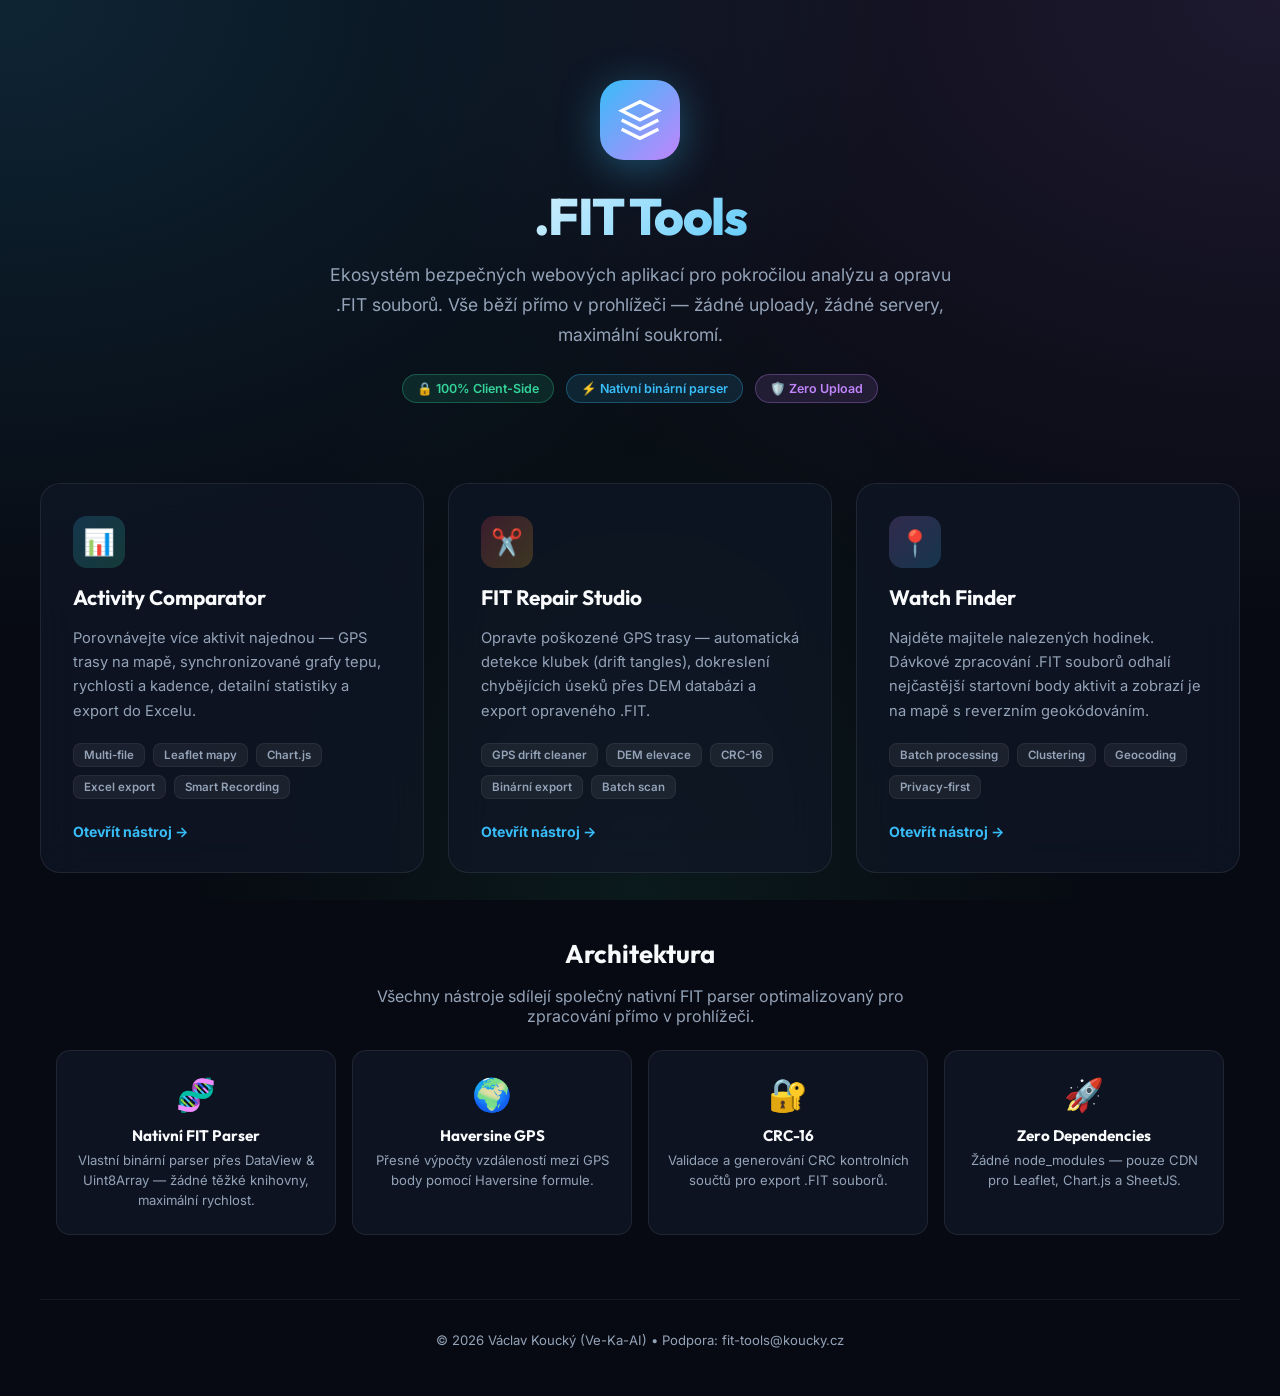
<file: index.html>
<!DOCTYPE html>
<html lang="cs">
<head>
  <meta charset="UTF-8">
  <meta name="viewport" content="width=device-width, initial-scale=1.0">
  <title>.FIT Tools — Klientské nástroje pro .FIT soubory</title>
  <link rel="icon" type="image/svg+xml" href="shared/favicon.svg">
  <meta name="description" content=".FIT Tools: Ekosystém pokročilých klientských nástrojů pro práci s .FIT soubory. Porovnávání aktivit, oprava GPS tras, hledání majitele hodinek — vše 100% v prohlížeči.">

  <!-- Google Fonts: Inter & Outfit -->
  <link rel="preconnect" href="https://fonts.googleapis.com">
  <link rel="preconnect" href="https://fonts.gstatic.com" crossorigin>
  <link href="https://fonts.googleapis.com/css2?family=Inter:wght@300;400;500;600;700;800&family=Outfit:wght@400;600;700;800&display=swap" rel="stylesheet">

  <style>
    :root {
      --bg-dark: #070a12;
      --card-bg: rgba(17, 24, 39, 0.7);
      --card-border: rgba(255, 255, 255, 0.08);
      --card-border-hover: rgba(56, 189, 248, 0.4);
      --text-main: #f8fafc;
      --text-muted: #94a3b8;
      --primary: #38bdf8;
      --accent-green: #34d399;
      --accent-purple: #c084fc;
      --accent-rose: #f43f5e;
      --accent-amber: #fbbf24;
      --radius: 20px;
    }

    * { box-sizing: border-box; margin: 0; padding: 0; }

    body {
      font-family: 'Inter', -apple-system, BlinkMacSystemFont, sans-serif;
      background-color: var(--bg-dark);
      background-image:
        radial-gradient(at 0% 0%, rgba(56, 189, 248, 0.15) 0px, transparent 50%),
        radial-gradient(at 100% 0%, rgba(192, 132, 252, 0.12) 0px, transparent 50%),
        radial-gradient(at 50% 100%, rgba(52, 211, 153, 0.08) 0px, transparent 50%);
      background-attachment: fixed;
      color: var(--text-main);
      min-height: 100vh;
      display: flex;
      flex-direction: column;
      align-items: center;
      padding: 2rem 1rem;
      -webkit-font-smoothing: antialiased;
    }

    h1, h2, h3, h4 { font-family: 'Outfit', sans-serif; }

    .container {
      width: 100%;
      max-width: 1200px;
      display: flex;
      flex-direction: column;
      gap: 3rem;
    }

    /* === HERO === */
    .hero {
      text-align: center;
      padding: 3rem 1rem 2rem;
      animation: fadeInUp 0.6s ease-out;
    }

    .hero-logo {
      width: 80px;
      height: 80px;
      margin: 0 auto 1.5rem;
      background: linear-gradient(135deg, var(--primary), var(--accent-purple));
      border-radius: 24px;
      display: flex;
      align-items: center;
      justify-content: center;
      box-shadow: 0 8px 40px rgba(56, 189, 248, 0.35);
      animation: pulse-glow 3s ease-in-out infinite;
    }

    .hero-logo svg {
      width: 44px;
      height: 44px;
      fill: none;
      stroke: white;
      stroke-width: 1.8;
    }

    .hero h1 {
      font-size: clamp(2rem, 5vw, 3.2rem);
      font-weight: 800;
      letter-spacing: -0.03em;
      background: linear-gradient(135deg, #ffffff 30%, var(--primary) 70%, var(--accent-purple) 100%);
      -webkit-background-clip: text;
      -webkit-text-fill-color: transparent;
      background-clip: text;
      margin-bottom: 0.75rem;
    }

    .hero p {
      font-size: 1.1rem;
      color: var(--text-muted);
      max-width: 640px;
      margin: 0 auto;
      line-height: 1.7;
    }

    /* === BADGES === */
    .badges {
      display: flex;
      justify-content: center;
      gap: 0.75rem;
      flex-wrap: wrap;
      margin-top: 1.5rem;
    }

    .badge {
      font-size: 0.78rem;
      font-weight: 600;
      padding: 6px 14px;
      border-radius: 20px;
      display: inline-flex;
      align-items: center;
      gap: 6px;
      border: 1px solid;
    }

    .badge-green {
      background: rgba(52, 211, 153, 0.12);
      color: var(--accent-green);
      border-color: rgba(52, 211, 153, 0.3);
    }

    .badge-blue {
      background: rgba(56, 189, 248, 0.12);
      color: var(--primary);
      border-color: rgba(56, 189, 248, 0.3);
    }

    .badge-purple {
      background: rgba(192, 132, 252, 0.12);
      color: var(--accent-purple);
      border-color: rgba(192, 132, 252, 0.3);
    }

    /* === TOOL CARDS === */
    .tools-grid {
      display: grid;
      grid-template-columns: repeat(auto-fit, minmax(340px, 1fr));
      gap: 1.5rem;
    }

    .tool-card {
      position: relative;
      background: var(--card-bg);
      backdrop-filter: blur(20px);
      -webkit-backdrop-filter: blur(20px);
      border: 1px solid var(--card-border);
      border-radius: var(--radius);
      padding: 2rem;
      text-decoration: none;
      color: var(--text-main);
      transition: all 0.35s cubic-bezier(0.4, 0, 0.2, 1);
      overflow: hidden;
      display: flex;
      flex-direction: column;
      gap: 1rem;
      animation: fadeInUp 0.6s ease-out backwards;
    }

    .tool-card:nth-child(1) { animation-delay: 0.1s; }
    .tool-card:nth-child(2) { animation-delay: 0.2s; }
    .tool-card:nth-child(3) { animation-delay: 0.3s; }

    .tool-card::before {
      content: '';
      position: absolute;
      top: 0;
      left: 0;
      right: 0;
      height: 3px;
      border-radius: var(--radius) var(--radius) 0 0;
      opacity: 0;
      transition: opacity 0.35s ease;
    }

    .tool-card:hover {
      border-color: var(--card-border-hover);
      transform: translateY(-6px);
      box-shadow: 0 20px 60px rgba(0, 0, 0, 0.4);
    }

    .tool-card:hover::before {
      opacity: 1;
    }

    .tool-card.comparator::before { background: linear-gradient(90deg, var(--primary), var(--accent-green)); }
    .tool-card.repair::before { background: linear-gradient(90deg, var(--accent-rose), var(--accent-amber)); }
    .tool-card.finder::before { background: linear-gradient(90deg, var(--accent-purple), var(--primary)); }

    .tool-icon {
      width: 52px;
      height: 52px;
      border-radius: 14px;
      display: flex;
      align-items: center;
      justify-content: center;
      font-size: 1.6rem;
    }

    .tool-icon.comparator { background: linear-gradient(135deg, rgba(56, 189, 248, 0.2), rgba(52, 211, 153, 0.2)); }
    .tool-icon.repair { background: linear-gradient(135deg, rgba(244, 63, 94, 0.2), rgba(251, 191, 36, 0.2)); }
    .tool-icon.finder { background: linear-gradient(135deg, rgba(192, 132, 252, 0.2), rgba(56, 189, 248, 0.2)); }

    .tool-card h3 {
      font-size: 1.3rem;
      font-weight: 700;
    }

    .tool-card p {
      font-size: 0.92rem;
      color: var(--text-muted);
      line-height: 1.65;
      flex: 1;
    }

    .tool-features {
      display: flex;
      flex-wrap: wrap;
      gap: 0.5rem;
      margin-top: 0.25rem;
    }

    .feature-tag {
      font-size: 0.72rem;
      font-weight: 600;
      padding: 4px 10px;
      border-radius: 8px;
      background: rgba(255, 255, 255, 0.06);
      color: var(--text-muted);
      border: 1px solid rgba(255, 255, 255, 0.06);
    }

    .tool-cta {
      display: inline-flex;
      align-items: center;
      gap: 0.5rem;
      font-size: 0.88rem;
      font-weight: 700;
      color: var(--primary);
      margin-top: 0.5rem;
      transition: gap 0.2s ease;
    }

    .tool-card:hover .tool-cta {
      gap: 0.85rem;
    }

    /* === ARCHITECTURE SECTION === */
    .arch-section {
      text-align: center;
      padding: 1rem;
    }

    .arch-section h2 {
      font-size: 1.6rem;
      font-weight: 700;
      margin-bottom: 1rem;
    }

    .arch-grid {
      display: grid;
      grid-template-columns: repeat(auto-fit, minmax(200px, 1fr));
      gap: 1rem;
      margin-top: 1.5rem;
    }

    .arch-item {
      background: var(--card-bg);
      border: 1px solid var(--card-border);
      border-radius: 14px;
      padding: 1.5rem 1rem;
      text-align: center;
    }

    .arch-item .arch-icon {
      font-size: 2rem;
      margin-bottom: 0.75rem;
    }

    .arch-item h4 {
      font-size: 0.95rem;
      font-weight: 700;
      margin-bottom: 0.4rem;
    }

    .arch-item p {
      font-size: 0.82rem;
      color: var(--text-muted);
      line-height: 1.5;
    }

    /* === FOOTER === */
    footer {
      text-align: center;
      font-size: 0.82rem;
      color: var(--text-muted);
      padding: 2rem 1rem 1rem;
      border-top: 1px solid rgba(255, 255, 255, 0.06);
    }

    footer a {
      color: var(--primary);
      text-decoration: none;
    }

    footer a:hover {
      text-decoration: underline;
    }

    /* === ANIMATIONS === */
    @keyframes fadeInUp {
      from { opacity: 0; transform: translateY(24px); }
      to { opacity: 1; transform: translateY(0); }
    }

    @keyframes pulse-glow {
      0%, 100% { box-shadow: 0 8px 40px rgba(56, 189, 248, 0.35); }
      50% { box-shadow: 0 8px 60px rgba(56, 189, 248, 0.55), 0 0 80px rgba(192, 132, 252, 0.2); }
    }

    /* === RESPONSIVE === */
    @media (max-width: 768px) {
      .tools-grid { grid-template-columns: 1fr; }
      .arch-grid { grid-template-columns: repeat(2, 1fr); }
    }

    @media (max-width: 480px) {
      .arch-grid { grid-template-columns: 1fr; }
      .hero { padding: 2rem 0.5rem 1rem; }
    }
  </style>
</head>
<body>

  <div class="container">

    <!-- HERO -->
    <section class="hero">
      <div class="hero-logo">
        <svg viewBox="0 0 24 24">
          <path d="M12 2L2 7l10 5 10-5-10-5z"/>
          <path d="M2 17l10 5 10-5"/>
          <path d="M2 12l10 5 10-5"/>
        </svg>
      </div>
      <h1>.FIT Tools</h1>
      <p>Ekosystém bezpečných webových aplikací pro pokročilou analýzu a opravu .FIT souborů. Vše běží přímo v prohlížeči — žádné uploady, žádné servery, maximální soukromí.</p>

      <div class="badges">
        <span class="badge badge-green">🔒 100% Client-Side</span>
        <span class="badge badge-blue">⚡ Nativní binární parser</span>
        <span class="badge badge-purple">🛡️ Zero Upload</span>
      </div>
    </section>

    <!-- TOOL CARDS -->
    <section class="tools-grid">

      <!-- Activity Comparator -->
      <a href="apps/activity-comparator/index.html" class="tool-card comparator">
        <div class="tool-icon comparator">📊</div>
        <h3>Activity Comparator</h3>
        <p>Porovnávejte více aktivit najednou — GPS trasy na mapě, synchronizované grafy tepu, rychlosti a kadence, detailní statistiky a export do Excelu.</p>
        <div class="tool-features">
          <span class="feature-tag">Multi-file</span>
          <span class="feature-tag">Leaflet mapy</span>
          <span class="feature-tag">Chart.js</span>
          <span class="feature-tag">Excel export</span>
          <span class="feature-tag">Smart Recording</span>
        </div>
        <span class="tool-cta">Otevřít nástroj →</span>
      </a>

      <!-- FIT Repair Studio -->
      <a href="apps/fit-repair-studio/index.html" class="tool-card repair">
        <div class="tool-icon repair">✂️</div>
        <h3>FIT Repair Studio</h3>
        <p>Opravte poškozené GPS trasy — automatická detekce klubek (drift tangles), dokreslení chybějících úseků přes DEM databázi a export opraveného .FIT.</p>
        <div class="tool-features">
          <span class="feature-tag">GPS drift cleaner</span>
          <span class="feature-tag">DEM elevace</span>
          <span class="feature-tag">CRC-16</span>
          <span class="feature-tag">Binární export</span>
          <span class="feature-tag">Batch scan</span>
        </div>
        <span class="tool-cta">Otevřít nástroj →</span>
      </a>

      <!-- Watch Finder -->
      <a href="apps/watch-finder/index.html" class="tool-card finder">
        <div class="tool-icon finder">📍</div>
        <h3>Watch Finder</h3>
        <p>Najděte majitele nalezených hodinek. Dávkové zpracování .FIT souborů odhalí nejčastější startovní body aktivit a zobrazí je na mapě s reverzním geokódováním.</p>
        <div class="tool-features">
          <span class="feature-tag">Batch processing</span>
          <span class="feature-tag">Clustering</span>
          <span class="feature-tag">Geocoding</span>
          <span class="feature-tag">Privacy-first</span>
        </div>
        <span class="tool-cta">Otevřít nástroj →</span>
      </a>

    </section>

    <!-- ARCHITECTURE SECTION -->
    <section class="arch-section">
      <h2>Architektura</h2>
      <p style="color: var(--text-muted); max-width: 560px; margin: 0 auto;">Všechny nástroje sdílejí společný nativní FIT parser optimalizovaný pro zpracování přímo v prohlížeči.</p>

      <div class="arch-grid">
        <div class="arch-item">
          <div class="arch-icon">🧬</div>
          <h4>Nativní FIT Parser</h4>
          <p>Vlastní binární parser přes DataView & Uint8Array — žádné těžké knihovny, maximální rychlost.</p>
        </div>
        <div class="arch-item">
          <div class="arch-icon">🌍</div>
          <h4>Haversine GPS</h4>
          <p>Přesné výpočty vzdáleností mezi GPS body pomocí Haversine formule.</p>
        </div>
        <div class="arch-item">
          <div class="arch-icon">🔐</div>
          <h4>CRC-16</h4>
          <p>Validace a generování CRC kontrolních součtů pro export .FIT souborů.</p>
        </div>
        <div class="arch-item">
          <div class="arch-icon">🚀</div>
          <h4>Zero Dependencies</h4>
          <p>Žádné node_modules — pouze CDN pro Leaflet, Chart.js a SheetJS.</p>
        </div>
      </div>
    </section>

    <!-- FOOTER -->
    <footer>
    &copy; 2026 Václav Koucký (Ve-Ka-AI) &bull; Podpora: fit-tools@koucky.cz
  </footer>

  </div>

</body>
</html>
</file>
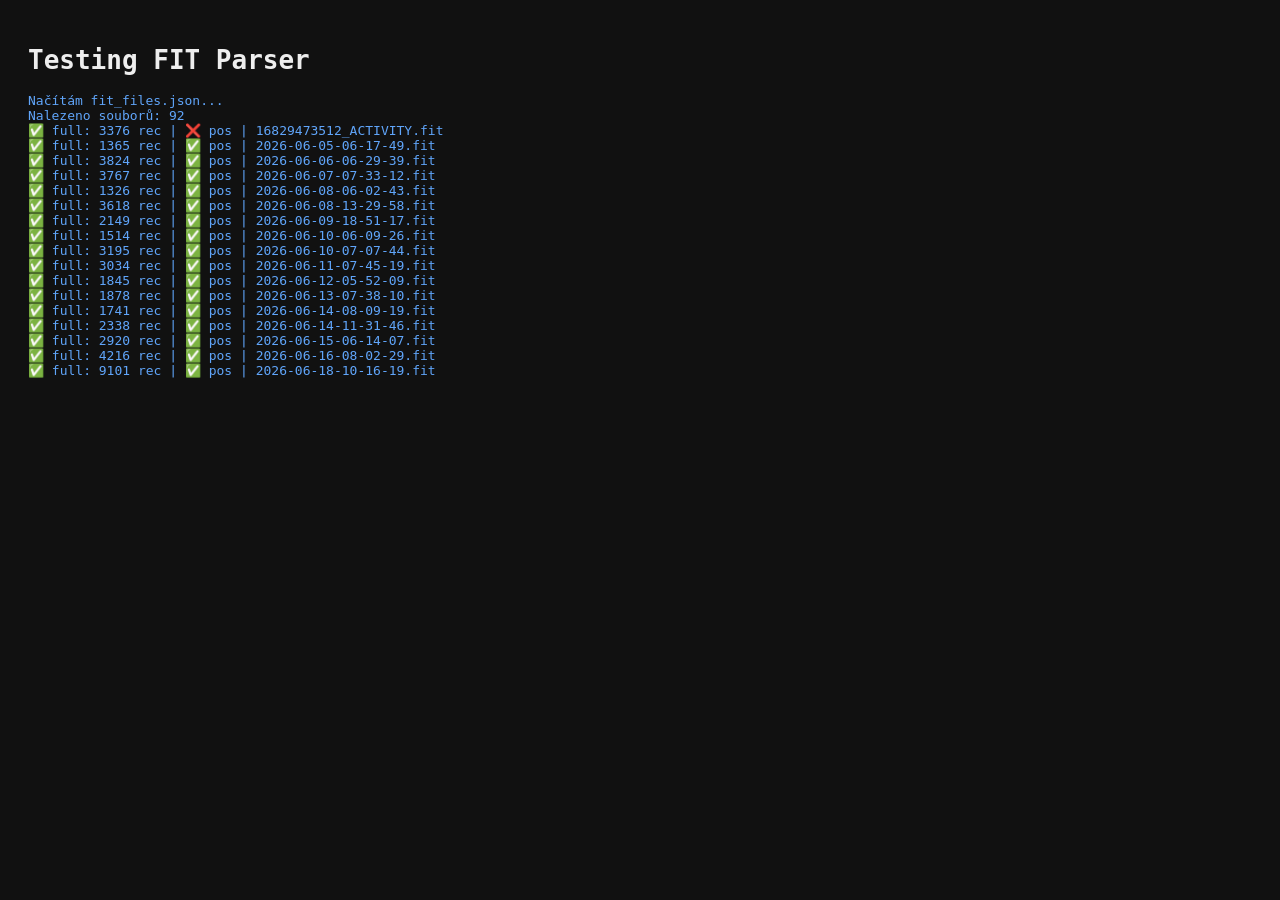
<file: test-runner.html>
<!DOCTYPE html>
<html lang="cs">
<head>
  <meta charset="UTF-8">
  <title>FIT Parser Test Runner</title>
  <style>
    body { font-family: monospace; background: #111; color: #eee; padding: 20px; }
    .success { color: #4ade80; }
    .error { color: #f87171; }
    .info { color: #60a5fa; }
  </style>
</head>
<body>
  <h1>Testing FIT Parser</h1>
  <div id="log"></div>
  <script type="module">
    import { parseFitBinary, calcHaversine, calcFitCrc } from './shared/fit-core.js';

    function log(msg, type = 'info') {
      const el = document.createElement('div');
      el.className = type;
      el.innerText = msg;
      document.getElementById('log').appendChild(el);
      console.log(msg);
    }

    async function runTests() {
      try {
        log('Načítám fit_files.json...');
        const res = await fetch('fit_files.json');
        const files = await res.json();
        log(`Nalezeno souborů: ${files.length}`);

        let okFull = 0, okPos = 0, failFull = 0, failPos = 0;
        let totalRecords = 0;

        for (const file of files) {
          try {
            const fitRes = await fetch(`FITs for tests/${file}`);
            const arrayBuffer = await fitRes.arrayBuffer();

            const full = parseFitBinary(arrayBuffer, { mode: 'full', filename: file });
            const pos = parseFitBinary(arrayBuffer, { mode: 'position-only', filename: file });

            const fullOk = full && full.records && full.records.length > 0;
            const posOk = pos && pos.lat !== undefined;

            if (fullOk) { okFull++; totalRecords += full.records.length; } else { failFull++; }
            if (posOk) { okPos++; } else { failPos++; }

            const fullStatus = fullOk ? '✅' : '❌';
            const posStatus = posOk ? '✅' : '❌';
            const recCount = fullOk ? full.records.length : 0;
            log(`${fullStatus} full: ${recCount} rec | ${posStatus} pos | ${file}`);
          } catch (e) {
            log(`❌ ERROR ${file}: ${e.message}`, 'error');
            failFull++; failPos++;
          }
        }

        log('--------------------------------------------------');
        log(`Výsledky Full mód: ${okFull}/${files.length} úspěšných`, failFull > 0 ? 'error' : 'success');
        log(`Výsledky Position mód: ${okPos}/${files.length} úspěšných`, failPos > 0 ? 'error' : 'success');
        log(`Celkem záznamů: ${totalRecords}`);

        // Test Haversine
        const praha = { lat: 50.0755, lng: 14.4378 };
        const brno = { lat: 49.1951, lng: 16.6068 };
        const dist = calcHaversine(praha.lat, praha.lng, brno.lat, brno.lng);
        log(`Haversine test: ${(dist/1000).toFixed(1)} km - ${Math.abs(dist - 185000) < 5000 ? '✅' : '❌'}`);

        // Test CRC-16
        const testBytes = new Uint8Array([0x0E, 0x20, 0x18, 0x53, 0x00, 0x00, 0x00, 0x00, 0x2E, 0x46, 0x49, 0x54]);
        const crc = calcFitCrc(testBytes, 0, 12);
        log(`CRC-16 test: ${crc !== 0 ? '✅' : '❌'}`);

        log('TEST_RUN_COMPLETED', 'info');

      } catch (err) {
        log(`Kritická chyba: ${err.message}`, 'error');
        log('TEST_RUN_FAILED', 'error');
      }
    }

    runTests();
  </script>
</body>
</html>
</file>
